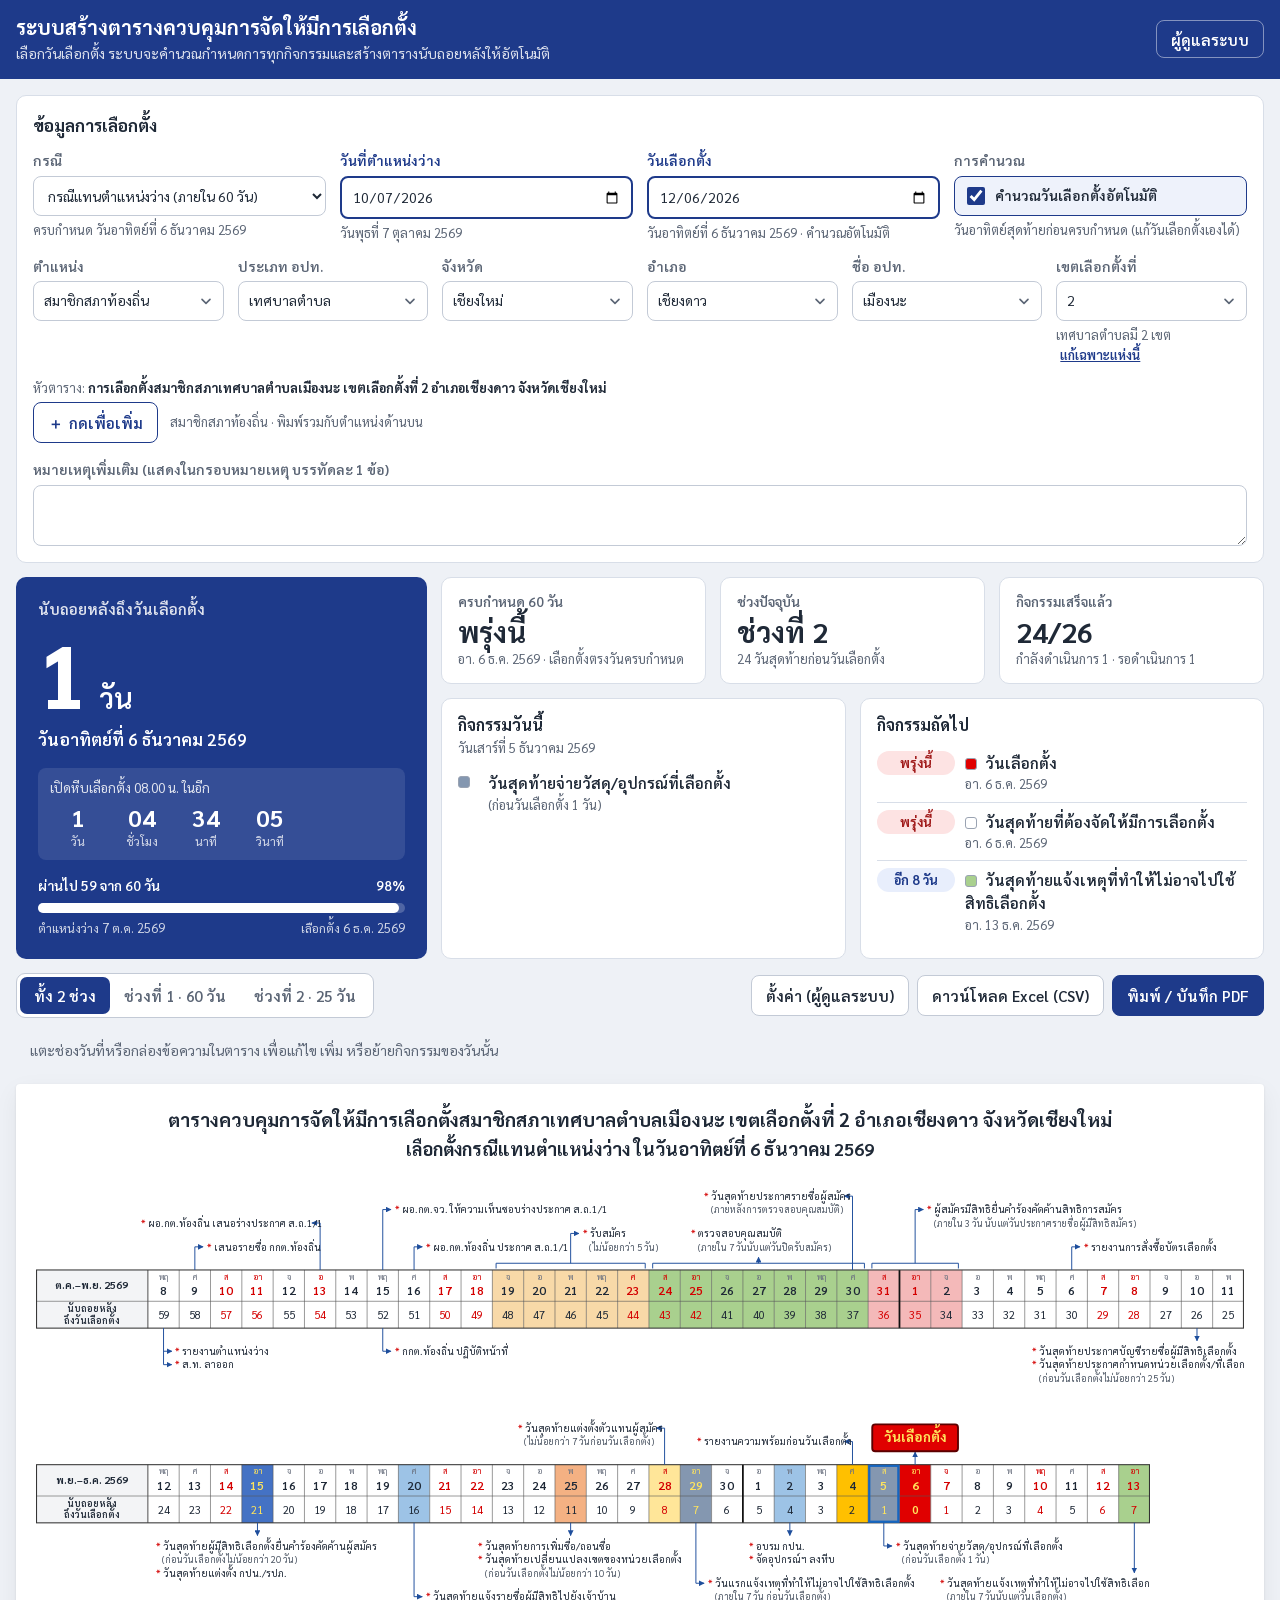
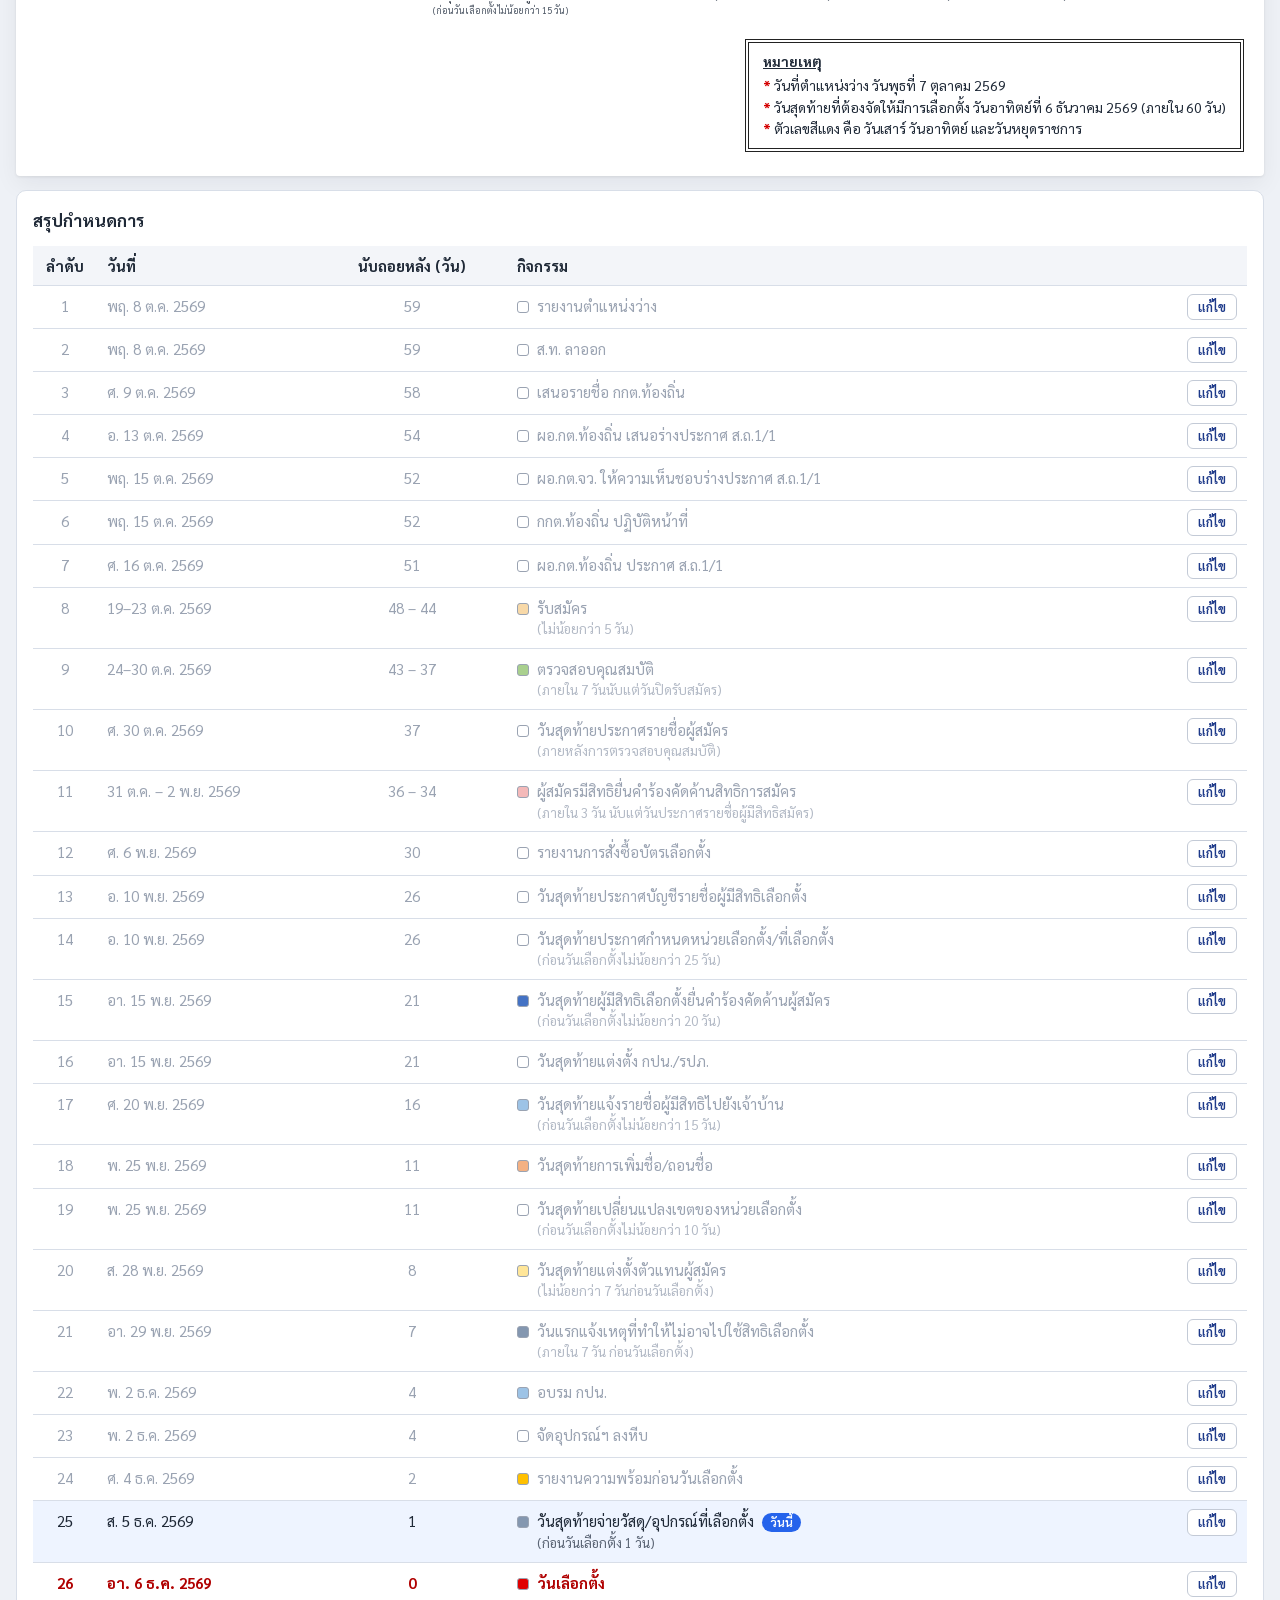
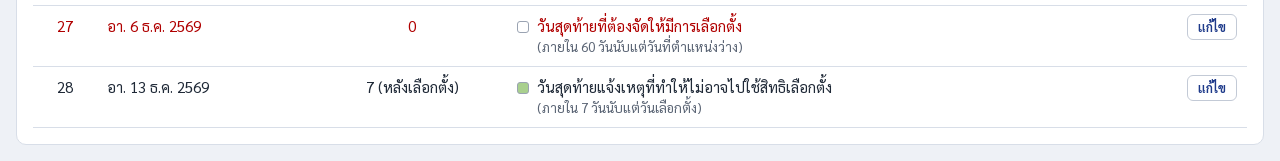
<file: index.html>
<!doctype html>
<html lang="th">
<head>
<meta charset="utf-8">
<meta name="viewport" content="width=device-width, initial-scale=1">
<title>ระบบสร้างตารางควบคุมการจัดให้มีการเลือกตั้ง</title>
<link rel="preconnect" href="https://fonts.googleapis.com">
<link rel="preconnect" href="https://fonts.gstatic.com" crossorigin>
<link rel="stylesheet" href="https://fonts.googleapis.com/css2?family=Sarabun:wght@400;600;700&display=swap">
<link rel="stylesheet" href="style.css">
</head>
<body>

<header class="app-bar no-print">
  <div class="app-bar-inner">
    <div class="app-bar-text">
      <h1 id="app-title">ระบบสร้างตารางควบคุมการจัดให้มีการเลือกตั้ง</h1>
      <p id="app-subtitle">เลือกวันเลือกตั้ง ระบบจะคำนวณกำหนดการทุกกิจกรรมและสร้างตารางนับถอยหลังให้อัตโนมัติ</p>
    </div>
    <nav class="app-nav" aria-label="เมนู">
      <a id="nav-admin" class="nav-link" href="#admin">ผู้ดูแลระบบ</a>
      <a id="nav-home" class="nav-link" href="#" hidden>← กลับหน้าหลัก</a>
    </nav>
  </div>
</header>

<main id="app-view">
  <section class="card no-print" aria-labelledby="form-title">
    <h2 id="form-title" class="card-title">ข้อมูลการเลือกตั้ง</h2>

    <div class="form-grid">
      <div class="field">
        <label for="f-case">กรณี</label>
        <select id="f-case"></select>
        <small id="h-deadline" class="hint"></small>
      </div>
      <div class="field strong">
        <label for="f-vacancy" id="l-vacancy">วันที่ตำแหน่งว่าง</label>
        <input type="date" id="f-vacancy">
        <small id="h-vacancy" class="hint"></small>
      </div>
      <div class="field strong">
        <label for="f-election">วันเลือกตั้ง</label>
        <input type="date" id="f-election" required>
        <small id="h-election" class="hint"></small>
      </div>
      <div class="field">
        <span>การคำนวณ</span>
        <label class="check">
          <input type="checkbox" id="f-auto">
          คำนวณวันเลือกตั้งอัตโนมัติ
        </label>
        <small class="hint">วันอาทิตย์สุดท้ายก่อนครบกำหนด (แก้วันเลือกตั้งเองได้)</small>
      </div>
    </div>

    <div class="form-grid">
      <div class="field">
        <label for="f-position">ตำแหน่ง</label>
        <input id="f-position" placeholder="เลือกหรือพิมพ์ตำแหน่ง">
      </div>
      <div class="field">
        <label for="f-orgtype">ประเภท อปท.</label>
        <input id="f-orgtype" placeholder="ค้นหาประเภท">
      </div>
      <div class="field">
        <label for="f-province">จังหวัด</label>
        <input id="f-province" placeholder="ค้นหาจังหวัด">
      </div>
      <div class="field">
        <label for="f-district">อำเภอ</label>
        <input id="f-district" placeholder="ค้นหาอำเภอ">
      </div>
      <div class="field">
        <label for="f-orgname">ชื่อ อปท.</label>
        <input id="f-orgname" placeholder="เลือกหรือพิมพ์ชื่อ">
      </div>
      <div class="field">
        <label for="f-zone">เขตเลือกตั้งที่</label>
        <input id="f-zone" placeholder="เลือกเขต">
        <small id="h-zone" class="hint" aria-live="polite"></small>
      </div>
    </div>
    <p id="h-office" class="hint office-preview"></p>
    <div id="member-rows"></div>
    <div class="member-actions">
      <button type="button" id="btn-add-member" class="btn"><span aria-hidden="true">＋</span>กดเพื่อเพิ่ม</button>
      <span id="add-member-hint" class="hint">สมาชิกสภาท้องถิ่น · พิมพ์รวมกับตำแหน่งด้านบน</span>
    </div>

    <div class="field">
      <label for="f-notes">หมายเหตุเพิ่มเติม (แสดงในกรอบหมายเหตุ บรรทัดละ 1 ข้อ)</label>
      <textarea id="f-notes" rows="2"></textarea>
    </div>
  </section>

  <div id="alerts" class="alerts no-print" aria-live="polite"></div>

  <section id="dashboard" class="dash no-print" aria-label="แดชบอร์ดนับถอยหลัง"></section>

  <section class="toolbar no-print" aria-label="เครื่องมือ">
    <div class="seg" role="group" aria-label="รูปแบบตาราง">
      <button type="button" data-view="all">ทั้ง 2 ช่วง</button>
      <button type="button" data-view="top">ช่วงที่ 1</button>
      <button type="button" data-view="bottom">ช่วงที่ 2</button>
    </div>
    <span class="spacer"></span>
    <div class="actions">
      <a class="btn" href="#admin">ตั้งค่า (ผู้ดูแลระบบ)</a>
      <button type="button" id="btn-csv" class="btn">ดาวน์โหลด Excel (CSV)</button>
      <button type="button" id="btn-print" class="btn primary">พิมพ์ / บันทึก PDF</button>
    </div>
  </section>

  <div id="custom-banner" class="custom-banner no-print" aria-live="polite"></div>

  <section id="paper" class="paper" aria-label="ตารางควบคุม">
    <header class="paper-head">
      <h2 id="t1"></h2>
      <p id="t2"></p>
    </header>
    <div id="charts"></div>
    <div id="notes" class="notes-wrap"></div>
  </section>

  <!-- ทุกเขต: หน้าละเขตสำหรับพิมพ์ (ซ่อนบนจอ) -->
  <div id="print-copies" class="print-only"></div>

  <section class="card summary-card" aria-labelledby="sum-title">
    <h2 id="sum-title" class="card-title">สรุปกำหนดการ</h2>
    <div class="table-wrap"><table id="summary" class="summary"></table></div>
  </section>
</main>

<main id="admin-view" class="admin no-print" aria-label="ผู้ดูแลระบบ" hidden></main>

<dialog id="day-dlg" class="day-dlg" aria-labelledby="day-title">
  <div class="dlg">
    <header class="dlg-head">
      <div>
        <h2 id="day-title"></h2>
        <p id="day-sub" class="hint"></p>
      </div>
      <span class="spacer"></span>
      <button type="button" class="icon-btn" id="day-close" aria-label="ปิด">✕</button>
    </header>
    <div class="dlg-body">
      <div class="field">
        <label for="day-add-input">เพิ่มกิจกรรมในวันนี้</label>
        <input id="day-add-input" placeholder="เลือกกิจกรรมเดิมเพื่อย้ายมาวันนี้ หรือพิมพ์ชื่อกิจกรรมใหม่">
        <small class="hint">พิมพ์ค้นหาได้ · กด Enter เพื่อเพิ่ม</small>
      </div>
      <h3 id="day-count" class="day-count"></h3>
      <div id="day-list"></div>
    </div>
    <footer class="dlg-foot">
      <label class="check small">
        <input type="checkbox" id="day-default">
        ใช้เป็นกำหนดการมาตรฐานของกรณีนี้ (ทุกการเลือกตั้ง)
      </label>
      <span class="spacer"></span>
      <button type="button" class="btn" id="day-cancel">ยกเลิก</button>
      <button type="button" class="btn primary" id="day-save">บันทึก</button>
    </footer>
  </div>
</dialog>

<script src="data/thai-admin.js"></script>
<script src="data/village-counts.js"></script>
<script src="data/pao-zones.js"></script>
<script src="js/config.js"></script>
<script src="js/combobox.js"></script>
<script src="js/members.js"></script>
<script src="js/app.js"></script>
<script src="js/admin.js"></script>
<script src="js/editor.js"></script>
</body>
</html>
</file>
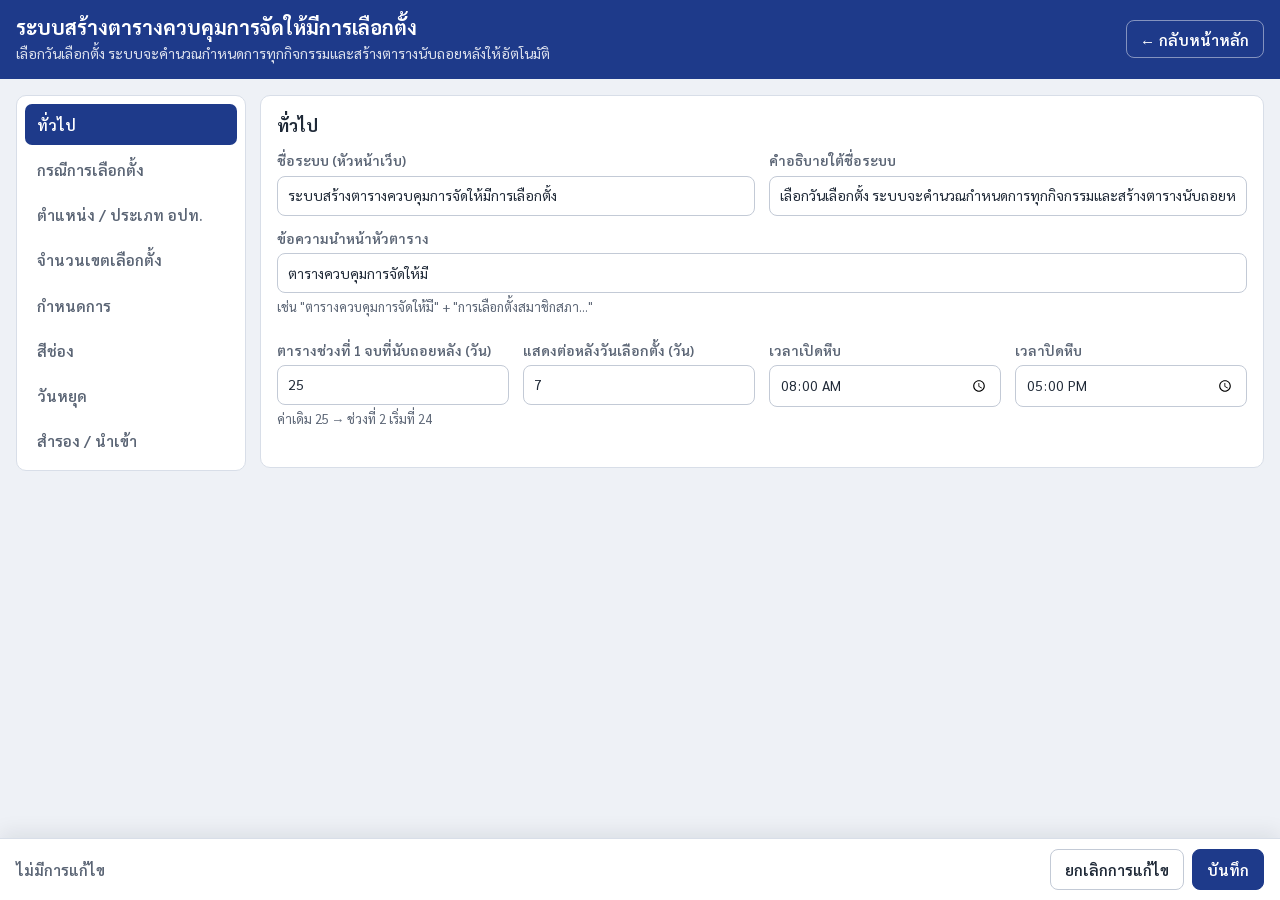
<file: admin.html>
<!doctype html>
<html lang="th">
<head>
<meta charset="utf-8">
<title>ผู้ดูแลระบบ</title>
<!-- หน้าผู้ดูแลระบบอยู่ใน index.html (ใช้ที่เก็บข้อมูลเดียวกัน) -->
<meta http-equiv="refresh" content="0; url=index.html#admin">
</head>
<body>
<p><a href="index.html#admin">ไปหน้าผู้ดูแลระบบ</a></p>
</body>
</html>
</file>
<file: style.css>
:root {
  --bg: #eef1f6;
  --card: #ffffff;
  --ink: #1f2937;
  --muted: #5b6575;
  --line: #d8dee8;
  --field: #c3cad6;
  --primary: #1e3a8a;
  --primary-hover: #172e6e;
  --danger: #b00000;
  --focus: #2563eb;
  --radius: 10px;
  color-scheme: light;
}

* { box-sizing: border-box; }
html { -webkit-text-size-adjust: 100%; }
body {
  margin: 0;
  background: var(--bg);
  color: var(--ink);
  font-family: Sarabun, 'Leelawadee UI', Tahoma, sans-serif;
  font-size: 15px;
  line-height: 1.55;
}
button, input, select, textarea { font: inherit; color: inherit; }
[hidden] { display: none !important; }
:focus-visible { outline: 2px solid var(--focus); outline-offset: 2px; }
.sr-only { position: absolute; width: 1px; height: 1px; overflow: hidden; clip: rect(0 0 0 0); white-space: nowrap; }

/* ---------- แถบหัว ---------- */
.app-bar { background: var(--primary); color: #fff; }
.app-bar-inner { max-width: 1680px; margin: 0 auto; padding: 14px 16px; display: flex; flex-wrap: wrap; align-items: center; gap: 8px 16px; }
.app-bar-text { flex: 1; min-width: 0; }
.app-nav { display: flex; gap: 8px; }
.nav-link {
  display: inline-flex; align-items: center; min-height: 38px; padding: 6px 14px; border-radius: 8px;
  border: 1px solid rgba(255, 255, 255, .45); color: #fff; font-weight: 600; text-decoration: none;
}
.nav-link:hover { background: rgba(255, 255, 255, .12); }
.app-bar h1 { margin: 0; font-size: 20px; font-weight: 700; line-height: 1.35; }
.app-bar p { margin: 2px 0 0; font-size: 14px; opacity: .85; }

main { max-width: 1680px; margin: 0 auto; padding: 16px; display: grid; gap: 14px; }
.card { background: var(--card); border: 1px solid var(--line); border-radius: var(--radius); padding: 16px; min-width: 0; }
.card-title { margin: 0 0 12px; font-size: 17px; }

/* ---------- ฟอร์ม ---------- */
.form-grid { display: grid; grid-template-columns: repeat(auto-fit, minmax(190px, 1fr)); gap: 12px 14px; margin-bottom: 12px; }
.field { display: flex; flex-direction: column; gap: 4px; font-size: 14px; font-weight: 600; color: var(--muted); min-width: 0; }
.field input:not([type="checkbox"]), .field textarea, .field select {
  width: 100%; min-height: 40px; padding: 8px 10px;
  font-weight: 400; color: var(--ink); background: #fff;
  border: 1px solid var(--field); border-radius: 8px;
}
.check {
  display: flex; align-items: center; gap: 10px; min-height: 40px; padding: 8px 12px;
  border: 1px solid var(--field); border-radius: 8px; background: #fff;
  color: var(--ink); font-weight: 600; cursor: pointer;
}
.check input { width: 18px; height: 18px; margin: 0; accent-color: var(--primary); cursor: pointer; }
.check:has(input:checked) { border-color: var(--primary); background: #eef2fb; }
.field textarea { resize: vertical; }
.field select:disabled, .field input:disabled { background: #f3f4f6; color: var(--muted); }

/* ---------- ช่องเลือกแบบค้นหา (combobox) ---------- */
.combo { position: relative; }
.field .combo input { padding-right: 36px; }
.combo-btn {
  position: absolute; top: 1px; right: 1px; bottom: 1px; width: 34px;
  display: grid; place-items: center; border: 0; border-radius: 0 7px 7px 0;
  background: transparent; color: var(--muted); cursor: pointer;
}
.combo-btn:disabled { cursor: default; opacity: .5; }
.combo.open .combo-btn svg { transform: rotate(180deg); }
.combo-list {
  position: absolute; z-index: 20; left: 0; right: 0; top: calc(100% + 4px);
  max-height: 300px; overflow-y: auto; margin: 0; padding: 4px; list-style: none;
  background: #fff; border: 1px solid var(--field); border-radius: 8px;
  box-shadow: 0 10px 30px rgba(15, 23, 42, .16);
  font-weight: 400; color: var(--ink);
}
.combo-opt { padding: 7px 10px; border-radius: 6px; cursor: pointer; }
.combo-opt.active { background: #e8eefc; }
.combo-opt[aria-selected="true"] { font-weight: 700; color: var(--primary); }
.combo-opt.free { color: var(--primary); font-style: italic; border-top: 1px solid var(--line); border-radius: 0 0 6px 6px; }
.combo-opt mark { background: #fff1a8; color: inherit; border-radius: 2px; }
.combo-group { padding: 8px 10px 2px; font-size: 12.5px; font-weight: 700; color: var(--muted); }
.combo-empty { padding: 8px 10px; color: var(--muted); }
.office-preview { margin: -4px 0 12px; font-size: 14px; }
.office-preview b { color: var(--ink); }
.member-actions { display: flex; flex-wrap: wrap; align-items: center; gap: 8px 12px; margin: 4px 0 16px; }
.member-actions .btn { color: var(--primary); border-color: var(--primary); }
.member-row { border-top: 1px solid var(--line); padding: 12px 0 0; margin-top: 12px; }
.member-row-head { display: flex; align-items: center; justify-content: space-between; gap: 12px; margin-bottom: 8px; }
.member-row-title { font-size: 14px; font-weight: 700; color: var(--primary); }
.member-row .field input[readonly] { background: #f3f4f6; }
.member-row .office-preview { margin-top: 0; }
.field.strong { color: var(--primary); }
.field.strong input { border: 2px solid var(--primary); }
.span-2 { grid-column: span 2; }
@media (max-width: 520px) { .span-2 { grid-column: auto; } }
.hint { font-weight: 400; color: var(--muted); font-size: 13px; min-height: 1.3em; margin: 0; }
.hint.err { color: var(--danger); font-weight: 600; }
.hint.prompt { color: var(--primary); font-weight: 600; }

/* ---------- ปุ่ม ---------- */
.btn {
  display: inline-flex; align-items: center; justify-content: center; gap: 6px;
  min-height: 40px; padding: 8px 14px; border-radius: 8px;
  border: 1px solid var(--field); background: #fff; cursor: pointer; font-weight: 600;
}
a.btn { color: var(--ink); text-decoration: none; }
.btn:hover { background: #f3f5f9; }
.btn.primary { background: var(--primary); border-color: var(--primary); color: #fff; }
.btn.primary:hover { background: var(--primary-hover); }
.btn.ghost { background: transparent; border-color: transparent; color: var(--danger); }
.btn.ghost:hover { background: #fdecec; }
.icon-btn { border: 0; background: transparent; cursor: pointer; width: 36px; height: 36px; border-radius: 6px; color: var(--muted); font-size: 16px; }
.icon-btn:hover { background: #fdecec; color: var(--danger); }

/* ---------- แถบเครื่องมือ ---------- */
.toolbar { display: flex; flex-wrap: wrap; align-items: center; gap: 10px 14px; }
.seg { display: inline-flex; flex-wrap: wrap; background: #fff; border: 1px solid var(--field); border-radius: 9px; padding: 3px; }
.seg button { border: 0; background: transparent; padding: 7px 14px; border-radius: 7px; cursor: pointer; font-weight: 600; color: var(--muted); }
.seg button:hover { color: var(--ink); }
.seg button[aria-pressed="true"] { background: var(--primary); color: #fff; }
.actions { display: flex; flex-wrap: wrap; gap: 8px; }

/* ---------- แดชบอร์ด ---------- */
.dash { display: grid; grid-template-columns: minmax(300px, 1fr) minmax(0, 2fr); gap: 14px; }
@media (max-width: 1050px) { .dash { grid-template-columns: minmax(0, 1fr); } }
.dash-empty {
  grid-column: 1 / -1; padding: 28px 16px; text-align: center; color: var(--muted);
  background: var(--card); border: 1px dashed var(--field); border-radius: var(--radius);
}
.dash-hero {
  display: flex; flex-direction: column; gap: 16px; padding: 20px 22px;
  background: var(--primary); color: #fff; border-radius: var(--radius); min-width: 0;
}
.hero-top { display: flex; flex-direction: column; gap: 12px; }
.meter-wrap { margin-top: auto; }
.dash-hero.is-today { background: #b91c1c; }
.hero-label { font-size: 15px; font-weight: 600; opacity: .85; }
.hero-figure { display: flex; align-items: baseline; flex-wrap: wrap; gap: 4px 12px; margin-top: -6px; }
.hero-value { font-size: 88px; font-weight: 700; line-height: 1.05; letter-spacing: -1px; }
.dash-hero.is-today .hero-value { font-size: 56px; }
.hero-unit { font-size: 28px; font-weight: 600; }
.hero-date { font-size: 17px; font-weight: 600; margin-top: -6px; }

.clock { padding: 10px 12px; border-radius: 8px; background: rgba(255, 255, 255, .1); }
.clock-label { font-size: 13.5px; opacity: .85; }
.clock-units { display: flex; gap: 8px; margin-top: 4px; }
.clock-units[hidden] { display: none; }
.unit { display: flex; flex-direction: column; align-items: center; min-width: 56px; }
.unit b { font-size: 24px; line-height: 1.2; font-variant-numeric: tabular-nums; }
.unit small { font-size: 12px; opacity: .8; }

.meter-head, .meter-foot { display: flex; justify-content: space-between; gap: 8px; font-size: 13.5px; }
.meter-head { font-weight: 600; }
.meter-foot { opacity: .8; font-size: 12.5px; }
.meter { position: relative; height: 10px; margin: 6px 0; border-radius: 999px; background: rgba(255, 255, 255, .22); }
.meter-fill { height: 100%; min-width: 4px; border-radius: 999px; background: #fff; }

.dash-side { display: grid; grid-template-rows: auto 1fr; gap: 14px; min-width: 0; }
.kpis { display: grid; grid-template-columns: repeat(auto-fit, minmax(200px, 1fr)); gap: 14px; }
.kpi { padding: 14px 16px; background: var(--card); border: 1px solid var(--line); border-radius: var(--radius); }
.kpi-label { font-size: 13.5px; font-weight: 600; color: var(--muted); }
.kpi-value { font-size: 28px; font-weight: 700; line-height: 1.3; }
.kpi-sub { font-size: 13px; color: var(--muted); }

.panels { display: grid; grid-template-columns: repeat(auto-fit, minmax(280px, 1fr)); gap: 14px; }
.panel { padding: 14px 16px; background: var(--card); border: 1px solid var(--line); border-radius: var(--radius); min-width: 0; }
.panel h3 { margin: 0 0 6px; font-size: 16px; }
.panel h3 small { display: block; font-size: 13px; font-weight: 400; color: var(--muted); }
.tasks { list-style: none; margin: 0; padding: 0; }
.tasks li { display: flex; align-items: flex-start; gap: 10px; padding: 7px 0; border-bottom: 1px solid var(--line); }
.tasks li:last-child { border-bottom: 0; }
.tasks li.none { color: var(--muted); }
.tasks .sw { flex: none; display: inline-block; width: 12px; height: 12px; margin: 5px 8px 0 0; border: 1px solid #9aa3b2; border-radius: 3px; vertical-align: -1px; }
.tasks .task-text .sw { margin-top: 0; }
.task-text { font-weight: 600; }
.task-sub { font-size: 13px; color: var(--muted); }
.pill {
  flex: none; min-width: 78px; padding: 2px 10px; border-radius: 999px; text-align: center;
  font-size: 13px; font-weight: 700; white-space: nowrap; background: #e8eefc; color: var(--primary);
}
.pill.soon { background: #fff1cc; color: #6b4a00; }
.pill.urgent { background: #fde3e3; color: #a11d1d; }
.more { display: inline-block; margin-top: 8px; font-size: 14px; font-weight: 600; color: var(--primary); }

.alerts { display: grid; gap: 8px; }
.alerts:empty { display: none; }
.alert { border: 1px solid; border-radius: 8px; padding: 10px 14px; font-size: 14.5px; }
.alert.error { background: #fdecec; border-color: #f5b5b5; color: #8f1414; }
.alert.warn { background: #fff7e0; border-color: #f1d48a; color: #6b4a00; }

/* ---------- กระดาษ / ตาราง ---------- */
.paper {
  background: #fff; border-radius: 4px; padding: 22px 20px 24px; min-width: 0;
  box-shadow: 0 1px 3px rgba(0, 0, 0, .08), 0 8px 24px rgba(15, 23, 42, .06);
}
.paper-head { text-align: center; }
.paper-head h2 { margin: 0; font-size: 19px; font-weight: 700; line-height: 1.45; }
.paper-head p { margin: 2px 0 0; font-size: 18px; font-weight: 700; }
.chart-block { margin: 16px 0 0; }
.chart-scroll { overflow-x: auto; }
.chart-svg { display: block; height: auto; }
.empty { color: var(--muted); text-align: center; padding: 28px 0; margin: 0; }

.notes-wrap { display: flex; justify-content: flex-end; margin-top: 12px; }
.notes-wrap:empty { display: none; }
.notes-box { border: 4px double #222; padding: 8px 14px; font-size: 14px; max-width: 600px; }
.notes-title { font-weight: 700; text-decoration: underline; }
.notes-box ul { margin: 2px 0 0; padding: 0; list-style: none; }
.notes-box li::before { content: '* '; color: #d40000; font-weight: 700; }

/* ---------- ตารางสรุป ---------- */
.table-wrap { overflow-x: auto; }
table.summary { width: 100%; border-collapse: collapse; font-size: 15px; }
.summary th, .summary td { border-bottom: 1px solid var(--line); padding: 8px 10px; text-align: left; vertical-align: top; }
.summary th { background: #f3f5f9; font-weight: 700; white-space: nowrap; }
.summary .num { text-align: center; white-space: nowrap; font-variant-numeric: tabular-nums; }
.summary th:nth-child(1) { width: 64px; }
.summary th:nth-child(2) { width: 220px; }
.summary th:nth-child(3) { width: 190px; }
.summary .date { white-space: nowrap; }
.summary .sw { display: inline-block; width: 12px; height: 12px; margin-right: 8px; border: 1px solid #9aa3b2; border-radius: 3px; vertical-align: -1px; }
.summary .note { display: block; margin-left: 20px; color: var(--muted); font-size: 13.5px; }
.summary tr.past td { color: #9aa3b2; }
.summary tr.past .note { color: #b3bac6; }
.summary tr.now td { background: #eef4ff; }
.summary tr.election td { font-weight: 700; color: var(--danger); }
.summary tr.deadline td { color: var(--danger); }
.badge { display: inline-block; margin-left: 8px; padding: 0 8px; border-radius: 999px; background: var(--focus); color: #fff; font-size: 12px; font-weight: 600; }

/* ---------- แตะตารางเพื่อแก้กำหนดการ ---------- */
.chart-svg .cell, .chart-svg .callout { cursor: pointer; }
.chart-svg .cell:hover > rect { stroke: #1565C0; stroke-width: 2.5; }
.chart-svg .callout:hover .callout-bg { fill: #eef4ff; fill-opacity: 1; }
.custom-banner {
  display: flex; flex-wrap: wrap; align-items: center; gap: 8px 10px;
  padding: 8px 14px; border-radius: 8px; font-size: 14px; color: var(--muted);
}
.custom-banner.active { background: #fff7e0; border: 1px solid #f1d48a; color: #6b4a00; font-weight: 600; }
.custom-banner .btn { min-height: 34px; padding: 4px 12px; font-size: 14px; }
.row-edit {
  float: right; margin-left: 8px; padding: 2px 10px; border: 1px solid var(--field); border-radius: 6px;
  background: #fff; font-size: 13px; font-weight: 600; color: var(--primary); cursor: pointer;
}
.row-edit:hover { background: #eef4ff; }

dialog { padding: 0; border: 0; border-radius: 12px; box-shadow: 0 20px 60px rgba(0, 0, 0, .3); }
dialog::backdrop { background: rgba(15, 23, 42, .45); }
.day-dlg { width: min(780px, calc(100vw - 24px)); max-height: calc(100vh - 32px); }
.dlg { display: flex; flex-direction: column; max-height: calc(100vh - 32px); }
.dlg-head, .dlg-foot { display: flex; flex-wrap: wrap; align-items: center; gap: 8px; padding: 12px 16px; }
.dlg-head { border-bottom: 1px solid var(--line); }
.dlg-head h2 { margin: 0; font-size: 18px; }
.dlg-foot { border-top: 1px solid var(--line); }
.dlg-body { padding: 14px 16px; overflow: auto; min-height: 380px; }
.day-count { margin: 16px 0 8px; font-size: 15px; }
.day-card { border: 1px solid var(--line); border-radius: 10px; padding: 10px 12px; margin-bottom: 10px; background: #fff; }
.day-card.moved { background: #f6f7f9; border-style: dashed; }
.day-card-head { display: flex; align-items: center; gap: 8px; margin-bottom: 6px; }
.day-when { flex: 1; font-size: 13.5px; font-weight: 600; color: var(--primary); }
.day-card.moved .day-when { color: var(--muted); }
.day-grid { display: grid; grid-template-columns: repeat(4, minmax(0, 1fr)); gap: 8px 10px; }
@media (max-width: 640px) { .day-grid { grid-template-columns: repeat(2, minmax(0, 1fr)); } }
.day-grid .span-2 { grid-column: span 2; }
.day-link { display: flex; flex-wrap: wrap; gap: 4px 16px; margin: -2px 0 8px; font-size: 13px; color: #13703a; }
.link-btn { padding: 0 4px; border: 0; background: none; color: var(--danger); font-size: 13px; font-weight: 600; text-decoration: underline; cursor: pointer; }
.link-btn.ok { color: var(--primary); }
.field input.zone-count { width: 64px; min-height: 28px; padding: 2px 6px; margin: 0 4px; display: inline-block; text-align: center; }
.day-note { margin: 0 0 10px; padding: 8px 12px; border-radius: 8px; background: #fdecec; color: #8f1414; font-weight: 600; }
.day-empty { color: var(--muted); margin: 4px 0; }
.btn.small { min-height: 32px; padding: 4px 10px; font-size: 14px; }
.check.small { min-height: 0; padding: 6px 10px; font-size: 14px; }

/* ---------- ผู้ดูแลระบบ ---------- */
.spacer { flex: 1; }
.admin { padding-bottom: 90px; }
.admin-layout { display: grid; grid-template-columns: 230px minmax(0, 1fr); gap: 14px; align-items: start; }
@media (max-width: 800px) { .admin-layout { grid-template-columns: minmax(0, 1fr); } }
.admin-nav {
  position: sticky; top: 12px; display: flex; flex-direction: column; gap: 4px; padding: 8px;
  background: var(--card); border: 1px solid var(--line); border-radius: var(--radius);
}
@media (max-width: 800px) { .admin-nav { position: static; flex-direction: row; flex-wrap: wrap; } }
.admin-nav button {
  padding: 9px 12px; border: 0; border-radius: 7px; background: transparent;
  text-align: left; font-weight: 600; color: var(--muted); cursor: pointer;
}
.admin-nav button:hover { background: #f3f5f9; color: var(--ink); }
.admin-nav button[aria-selected="true"] { background: var(--primary); color: #fff; }
.admin-panel .hint { margin-bottom: 10px; }
.admin-sub { margin-top: 24px; }
.admin-panel .seg { margin-bottom: 10px; }
.admin-actions { display: flex; flex-wrap: wrap; gap: 8px; margin-top: 12px; }
.admin-bar {
  position: fixed; left: 0; right: 0; bottom: 0; z-index: 30;
  display: flex; flex-wrap: wrap; align-items: center; gap: 8px;
  padding: 10px max(16px, calc((100vw - 1680px) / 2 + 16px));
  background: #fff; border-top: 1px solid var(--line); box-shadow: 0 -6px 20px rgba(15, 23, 42, .08);
}
.admin-status { font-weight: 600; color: var(--muted); }
.admin-status.warn { color: #8a5a00; }
.admin-status.ok { color: #13703a; }
.admin-status.error { color: var(--danger); }

table.edit-table { width: 100%; border-collapse: collapse; }
.edit-table th { padding: 6px 4px; text-align: left; font-size: 13px; color: var(--muted); white-space: nowrap; border-bottom: 1px solid var(--line); }
.edit-table td { padding: 3px 4px; vertical-align: middle; }
.edit-table input:not([type="checkbox"]), .edit-table select {
  width: 100%; min-width: 0; min-height: 36px; padding: 6px 8px;
  background: #fff; border: 1px solid var(--field); border-radius: 6px;
}
.edit-table input.num { min-width: 64px; text-align: center; }
.edit-table select { min-width: 130px; }
.edit-table input[type="color"] { padding: 2px; min-width: 60px; cursor: pointer; }
.edit-table input[type="checkbox"] { width: 18px; height: 18px; accent-color: var(--primary); }
.edit-table td:first-child input { min-width: 260px; }
.edit-table td:nth-child(2) input[type="text"] { min-width: 200px; }
.row-actions { white-space: nowrap; text-align: right; width: 1%; }
.row-actions .icon-btn:disabled { opacity: .3; cursor: default; background: none; }
.swatch-cell { display: inline-grid; place-items: center; width: 42px; height: 34px; border: 1px solid #9aa3b2; border-radius: 4px; font-weight: 600; }
.add-btn { margin-top: 8px; }
.holidays { width: 100%; padding: 8px 10px; border: 1px solid var(--field); border-radius: 8px; resize: vertical; line-height: 1.6; }

/* ---------- พิมพ์ ---------- */
.print-only { display: none; }
@page { size: A4 landscape; margin: 8mm; }
@media print {
  * { -webkit-print-color-adjust: exact; print-color-adjust: exact; }
  body { background: #fff; }
  .no-print, .app-bar { display: none !important; }
  main { display: block; max-width: none; padding: 0; }
  .paper { box-shadow: none; border-radius: 0; padding: 0; }
  .chart-scroll { overflow: visible; }
  .chart-svg { min-width: 0 !important; }
  .chart-block { break-inside: avoid; margin-top: 8px; }
  .today-mark { display: none; }
  /* พิมพ์ / บันทึก PDF เฉพาะหน้าตารางควบคุม */
  .summary-card { display: none !important; }
  .paper { break-inside: avoid; }
  /* ทุกเขต: หน้าละเขต */
  .print-only { display: block; }
  .print-copy + .print-copy { break-before: page; }
  .paper.print-copy { padding-top: 12px; } /* กันสระบนของหัวตารางล้นไปท้ายหน้าก่อน */
}
</file>
